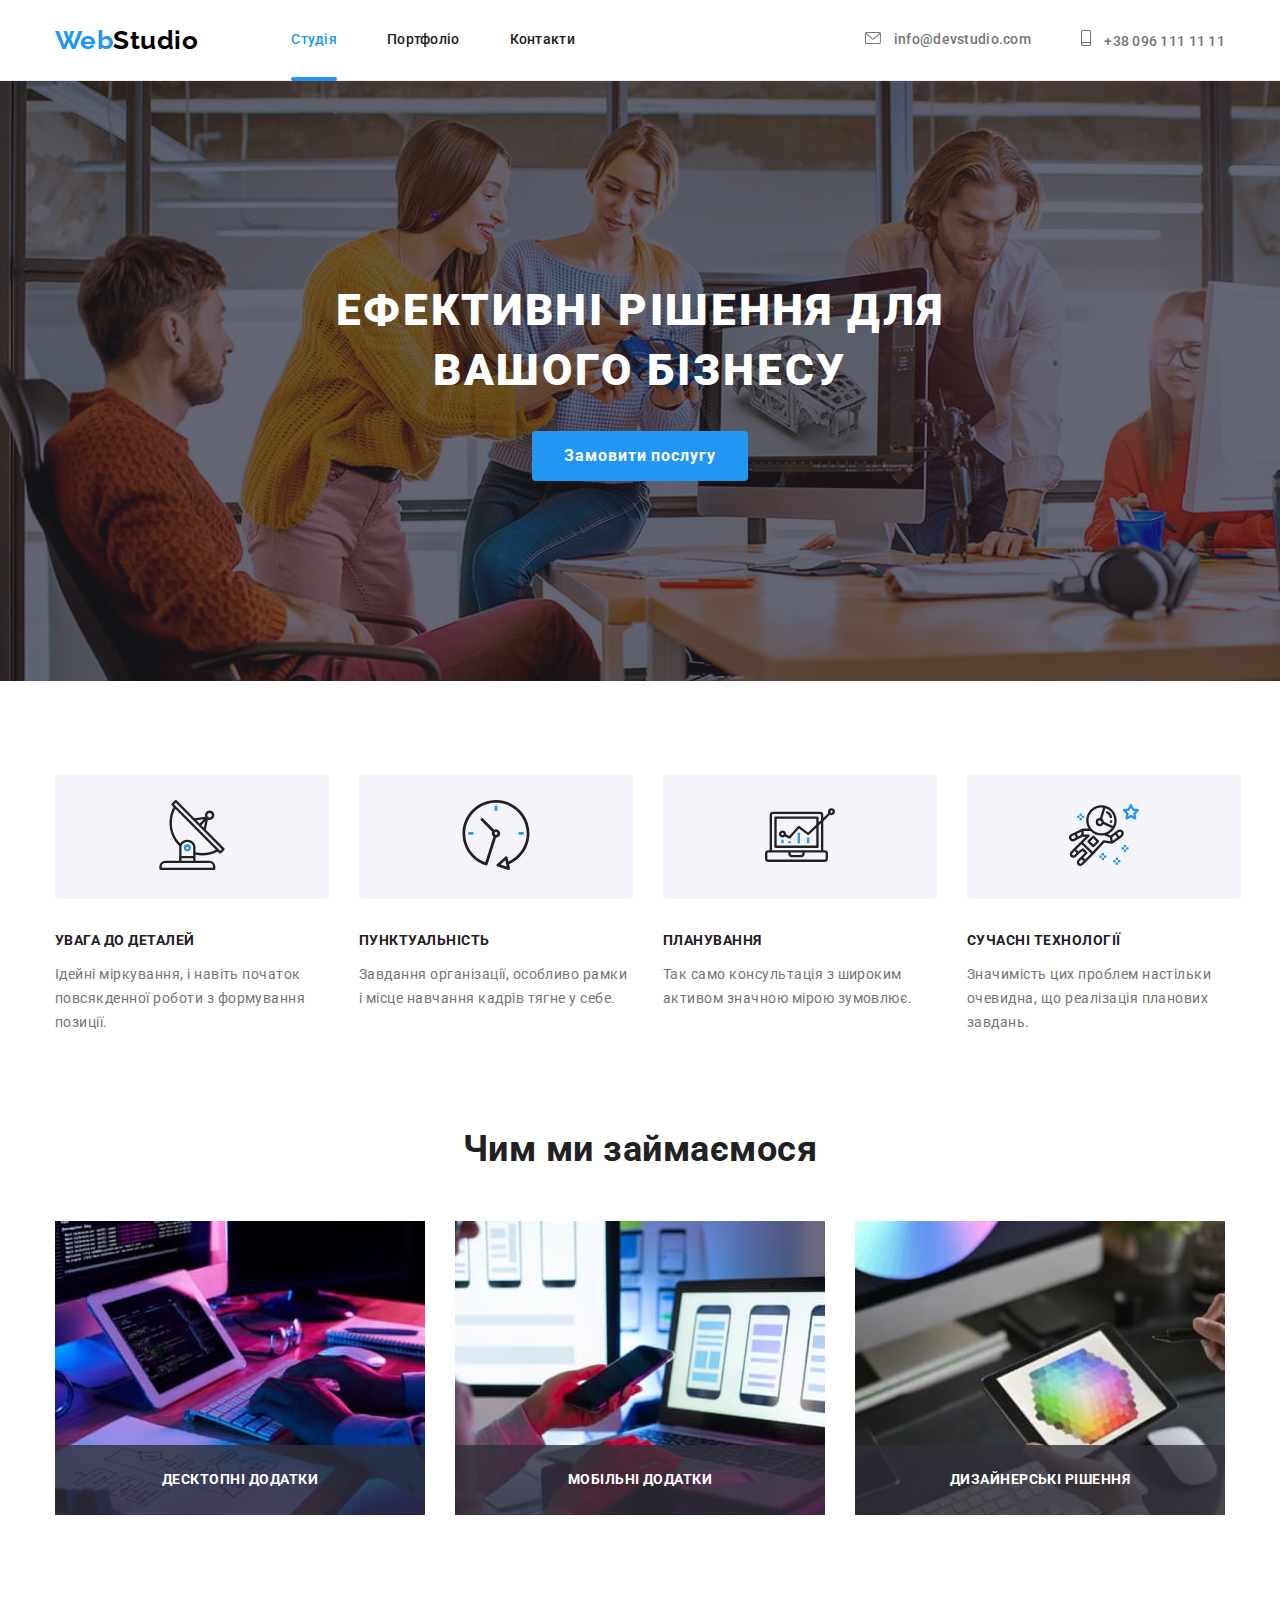
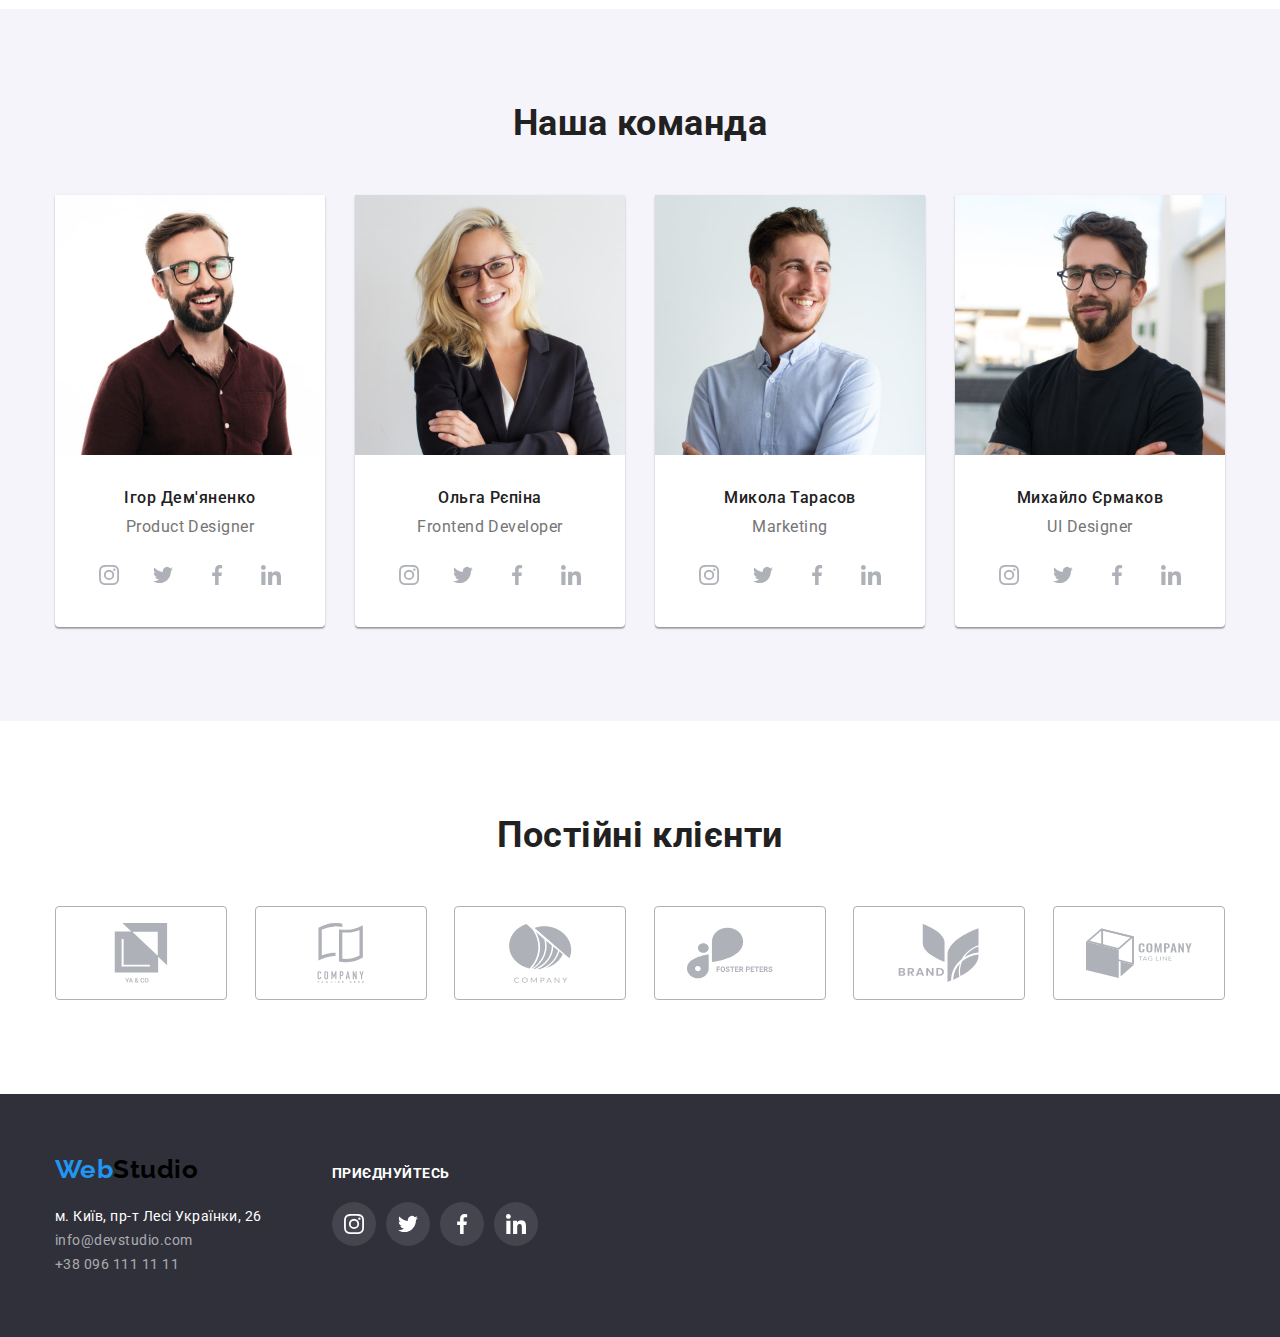
<file: index.html>
<!DOCTYPE html>
<html lang="uk">

<head>
	<meta charset="UTF-8" />
	<meta http-equiv="X-UA-Compatible" content="IE=edge" />
	<meta name="viewport" content="width=device-width, initial-scale=1.0" />
	<title>Головна</title>

	<link rel="preconnect" href="https://fonts.googleapis.com" />
	<link rel="preconnect" href="https://fonts.gstatic.com" crossorigin />
	<link
		href="https://fonts.googleapis.com/css2?family=Raleway:wght@700&family=Roboto:wght@400;500;700;900&display=swap"
		rel="stylesheet" />

	<link rel="stylesheet"
		href="https://cdnjs.cloudflare.com/ajax/libs/modern-normalize/1.1.0/modern-normalize.min.css" />

	<link rel="stylesheet" href="./css/styles.css " />
</head>

<body>
	<header class="header">
		<div class="container navigation-flex">
			<nav class="header-nav">
				<a class="link logo" href="./index.html">Web<span class="black-logo">Studio</span></a>
				<ul class="header-nav-list list">
					<li class="header-nav-item"><a class="header-nav-link link current" href="./index.html">Студія</a>
					</li>
					<li class="header-nav-item"><a class="header-nav-link link" href="./portfolio.html">Портфоліо</a>
					</li>
					<li class="header-nav-item"><a class="header-nav-link link" href="">Контакти</a></li>
				</ul>
			</nav>

			<ul class="header-contact-list list">
				<li class="header-contact-item">

					<a class="header-contac-link link" href="mailto:info@devstudio.com">
						<svg class="contact-icon" width="16px" height="12px">
							<use href="./images/icons.svg#icon-envelope"></use>
						</svg>
						info@devstudio.com</a>
				</li>


				<li class="header-contact-item">
					<a class="header-contac-link link" href="tel:+380961111111">
						<svg class="contact-icon" width="10px" height="16px">
							<use href="./images/icons.svg#icon-smartphone"></use>
						</svg>
						+38 096 111 11 11
					</a>
				</li>
			</ul>
		</div>
	</header>

	<main>
		<div class="hero">
			<h1 class="hero-title">Ефективні рішення для вашого бізнесу</h1>
			<button data-modal-open class="hero-btn" type="button">Замовити послугу</button>
		</div>

		<section class="features section">
			<div class="container">
				<h2 class="features-title" hidden>Особливості</h2>
				<ul class="features-list list">
					<li class="features-item">
						<div class="features-icon">
							<svg width="70px" height="70px">
								<use href="./images/icons.svg#icon-antenna"></use>
							</svg>
						</div>
						<h3 class="features-title">УВАГА ДО ДЕТАЛЕЙ</h3>
						<p class="features-desc">Ідейні міркування, і навіть початок повсякденної роботи з формування
							позиції.</p>
					</li>

					<li class="features-item">
						<div class="features-icon">
							<svg width="70px" height="70px">
								<use href="./images/icons.svg#icon-clock"></use>
							</svg>
						</div>
						<h3 class="features-title">ПУНКТУАЛЬНІСТЬ</h3>
						<p class="features-desc">Завдання організації, особливо рамки і місце навчання кадрів тягне у
							себе.
						</p>
					</li>

					<li class="features-item">
						<div class="features-icon">
							<svg width="70px" height="70px">
								<use href="./images/icons.svg#icon-diagram"></use>
							</svg>
						</div>
						<h3 class="features-title">ПЛАНУВАННЯ</h3>
						<p class="features-desc">Так само консультація з широким активом значною мірою зумовлює.</p>
					</li>

					<li class="features-item">
						<div class="features-icon">
							<svg width="70px" height="70px">
								<use href="./images/icons.svg#icon-astronaut"></use>
							</svg>
						</div>
						<h3 class="features-title">СУЧАСНІ ТЕХНОЛОГІЇ</h3>
						<p class="features-desc">Значимість цих проблем настільки очевидна, що реалізація планових
							завдань.
						</p>
					</li>
				</ul>
			</div>
		</section>

		<section class="work section">
			<div class="container">
				<h2 class="section-title">Чим ми займаємося</h2>
				<ul class="work-list list">
					<li class="work-item">
						<img src="./images/box1.jpg" alt="Програмна розробка" width="370" />
						<p class="work-descr"> Десктопні додатки</p>
					</li>
					<li class="work-item">
						<img src="./images/box2.jpg" alt="Дизайн інтерфейсу" width="370" />
						<p class="work-descr"> Мобільні додатки</p>
					</li>
					<li class="work-item">
						<img src="./images/box3.jpg" alt="Графічний дизайн" width="370" />
						<p class="work-descr"> Дизайнерські рішення</p>

					</li>
				</ul>
			</div>
		</section>

		<section class="team section">
			<div class="container">
				<h2 class="section-title">Наша команда</h2>
				<ul class="team-list list">
					<li class="team-item">
						<div class="card">
							<img class="team-photo" src="./images/team_member1.jpg" alt="Член команди Ігор Дем'яненко"
								width="270" />
							<h3 class="team-worker">Ігор Дем'яненко</h3>
							<p class="team-position">Product Designer</p>
							<ul class="socialmedia-list list">
								<li class="socialmedia-item">
									<a href="" class="socialmedia link">
										<svg class="socialmedia-icon" width="20px" height="20px">
											<use href="./images/icons.svg#icon-instagram"></use>
										</svg>
									</a>

								</li>

								<li class="socialmedia-item">
									<a href="" class="socialmedia link">
										<svg class="socialmedia-icon" width="20px" height="20px">
											<use href="./images/icons.svg#icon-twitter"></use>
										</svg>
									</a>

								</li>

								<li class="socialmedia-item">
									<a href="" class="socialmedia link">
										<svg class="socialmedia-icon" width="20px" height="20px">
											<use href="./images/icons.svg#icon-facebook"></use>
										</svg>
									</a>

								</li>

								<li class="socialmedia-item">
									<a href="" class="socialmedia link">
										<svg class="socialmedia-icon" width="20px" height="20px">
											<use href="./images/icons.svg#icon-linkedin"></use>
										</svg>
									</a>

								</li>
							</ul>
						</div>
					</li>

					<li class="team-item">
						<div class="card">
							<img class="team-photo" src="./images/team_member2.jpg" alt="Член команди Ольга Рєпіна"
								width="270" />
							<h3 class="team-worker">Ольга Рєпіна</h3>
							<p class="team-position">Frontend Developer</p>
							<ul class="socialmedia-list list">
								<li class="socialmedia-item">
									<a href="" class="socialmedia link">
										<svg class="socialmedia-icon" width="20px" height="20px">
											<use href="./images/icons.svg#icon-instagram"></use>
										</svg>
									</a>

								</li>

								<li class="socialmedia-item">
									<a href="" class="socialmedia link">
										<svg class="socialmedia-icon" width="20px" height="20px">
											<use href="./images/icons.svg#icon-twitter"></use>
										</svg>
									</a>

								</li>

								<li class="socialmedia-item">
									<a href="" class="socialmedia link">
										<svg class="socialmedia-icon" width="20px" height="20px">
											<use href="./images/icons.svg#icon-facebook"></use>
										</svg>
									</a>

								</li>

								<li class="socialmedia-item">
									<a href="" class="socialmedia link">
										<svg class="socialmedia-icon" width="20px" height="20px">
											<use href="./images/icons.svg#icon-linkedin"></use>
										</svg>
									</a>

								</li>
							</ul>
						</div>
					</li>

					<li class="team-item">
						<div class="card">
							<img class="team-photo" src="./images/team_member3.jpg" alt="Член команди Микола Тарасов"
								width="270" />
							<h3 class="team-worker">Микола Тарасов</h3>
							<p class="team-position">Marketing</p>
							<ul class="socialmedia-list list">
								<li class="socialmedia-item">
									<a href="" class="socialmedia link">
										<svg class="socialmedia-icon" width="20px" height="20px">
											<use href="./images/icons.svg#icon-instagram"></use>
										</svg>
									</a>

								</li>

								<li class="socialmedia-item">
									<a href="" class="socialmedia link">
										<svg class="socialmedia-icon" width="20px" height="20px">
											<use href="./images/icons.svg#icon-twitter"></use>
										</svg>
									</a>

								</li>

								<li class="socialmedia-item">
									<a href="" class="socialmedia link">
										<svg class="socialmedia-icon" width="20px" height="20px">
											<use href="./images/icons.svg#icon-facebook"></use>
										</svg>
									</a>

								</li>

								<li class="socialmedia-item">
									<a href="" class="socialmedia link">
										<svg class="socialmedia-icon" width="20px" height="20px">
											<use href="./images/icons.svg#icon-linkedin"></use>
										</svg>
									</a>

								</li>
							</ul>
						</div>
					</li>

					<li class="team-item">
						<div class="card">
							<img class="team-photo" src="./images/team_member4.jpg" alt="Член команди Михайло Єрмаков"
								width="270" />
							<h3 class="team-worker">Михайло Єрмаков</h3>
							<p class="team-position">UI Designer</p>
							<ul class="socialmedia-list list">
								<li class="socialmedia-item">
									<a href="" class="socialmedia link">
										<svg class="socialmedia-icon" width="20px" height="20px">
											<use href="./images/icons.svg#icon-instagram"></use>
										</svg>
									</a>

								</li>

								<li class="socialmedia-item">
									<a href="" class="socialmedia link">
										<svg class="socialmedia-icon" width="20px" height="20px">
											<use href="./images/icons.svg#icon-twitter"></use>
										</svg>
									</a>

								</li>

								<li class="socialmedia-item">
									<a href="" class="socialmedia link">
										<svg class="socialmedia-icon" width="20px" height="20px">
											<use href="./images/icons.svg#icon-facebook"></use>
										</svg>
									</a>

								</li>

								<li class="socialmedia-item">
									<a href="" class="socialmedia link">
										<svg class="socialmedia-icon" width="20px" height="20px">
											<use href="./images/icons.svg#icon-linkedin"></use>
										</svg>
									</a>

								</li>
							</ul>
						</div>
					</li>
				</ul>
			</div>
		</section>

		<section class="client section">
			<div class="container">
				<h2 class="section-title">Постійні клієнти</h2>
				<ul class="client-list list">
					<li class="client-item">
						<a class="client-link link" href="">
							<svg class="client-icon" width="106px" height="60px">
								<use href="./images/icons.svg#icon-client1"></use>
							</svg>
						</a>
					</li>

					<li class="client-item">
						<a class="client-link link" href="">
							<svg class="client-icon" width="106px" height="60px">
								<use href="./images/icons.svg#icon-client2"></use>
							</svg>
						</a>
					</li>

					<li class="client-item">
						<a class="client-link link" href="">
							<svg class="client-icon" width="106px" height="60px">
								<use href="./images/icons.svg#icon-client3"></use>
							</svg>
						</a>
					</li>

					<li class="client-item">
						<a class="client-link link" href="">
							<svg class="client-icon" width="106px" height="60px">
								<use href="./images/icons.svg#icon-client4"></use>
							</svg>
						</a>
					</li>

					<li class="client-item">
						<a class="client-link link" href="">
							<svg class="client-icon" width="106px" height="60px">
								<use href="./images/icons.svg#icon-client5"></use>
							</svg>
						</a>
					</li>

					<li class="client-item">
						<a class="client-link link" href="">
							<svg class="client-icon" width="106px" height="60px">
								<use href="./images/icons.svg#icon-client6"></use>
							</svg>
						</a>
					</li>

				</ul>
			</div>

		</section>
	</main>

	<footer class="footer">
		<div class="container footer-flex">
			<div class="footer-info">
				<a class="link logo" href="./index.html">Web<span class="black-logo">Studio</span></a>
				<address class="footer-contact">
					м. Київ, пр-т Лесі Українки, 26 <br>
					<a class="footer-contac-link link" href="mailto:info@devstudio.com">info@devstudio.com</a> <br>
					<a class="footer-contac-link link" href="tel:+380961111111">+38 096 111 11 11</a>
				</address>
			</div>


			<div class="join">
				<h3 class="join-title">приєднуйтесь</h3>
				<ul class="join-list list">
					<li class="join-item">
						<a href="" class="join-link link">
							<svg class="join-icon" width="20px" height="20px">
								<use href="./images/icons.svg#icon-instagram"></use>
							</svg>
						</a>
					</li>

					<li class="join-item">
						<a href="" class="join-link link">
							<svg class="join-icon" width="20px" height="20px">
								<use href="./images/icons.svg#icon-twitter"></use>
							</svg>
						</a>
					</li>

					<li class="join-item">
						<a href="" class="join-link link">
							<svg class="join-icon" width="20px" height="20px">
								<use href="./images/icons.svg#icon-facebook"></use>
							</svg>
						</a>
					</li>

					<li class="join-item">
						<a href="" class="join-link link">
							<svg class="join-icon" width="20px" height="20px">
								<use href="./images/icons.svg#icon-linkedin"></use>
							</svg>
						</a>
					</li>

				</ul>
			</div>
		</div>
	</footer>

	<div class="backdrop is-hidden" data-modal>
		<div class="modal">
			<button data-modal-close class="close-btn">
				<svg class="close-icon" width="11px" height="11px">
					<use href="./images/icons.svg#icon-close-btn"> </use>
				</svg>
			</button>
		</div>

	</div>

	<script src="./js/modal.js"></script>

</body>

</html>
</file>
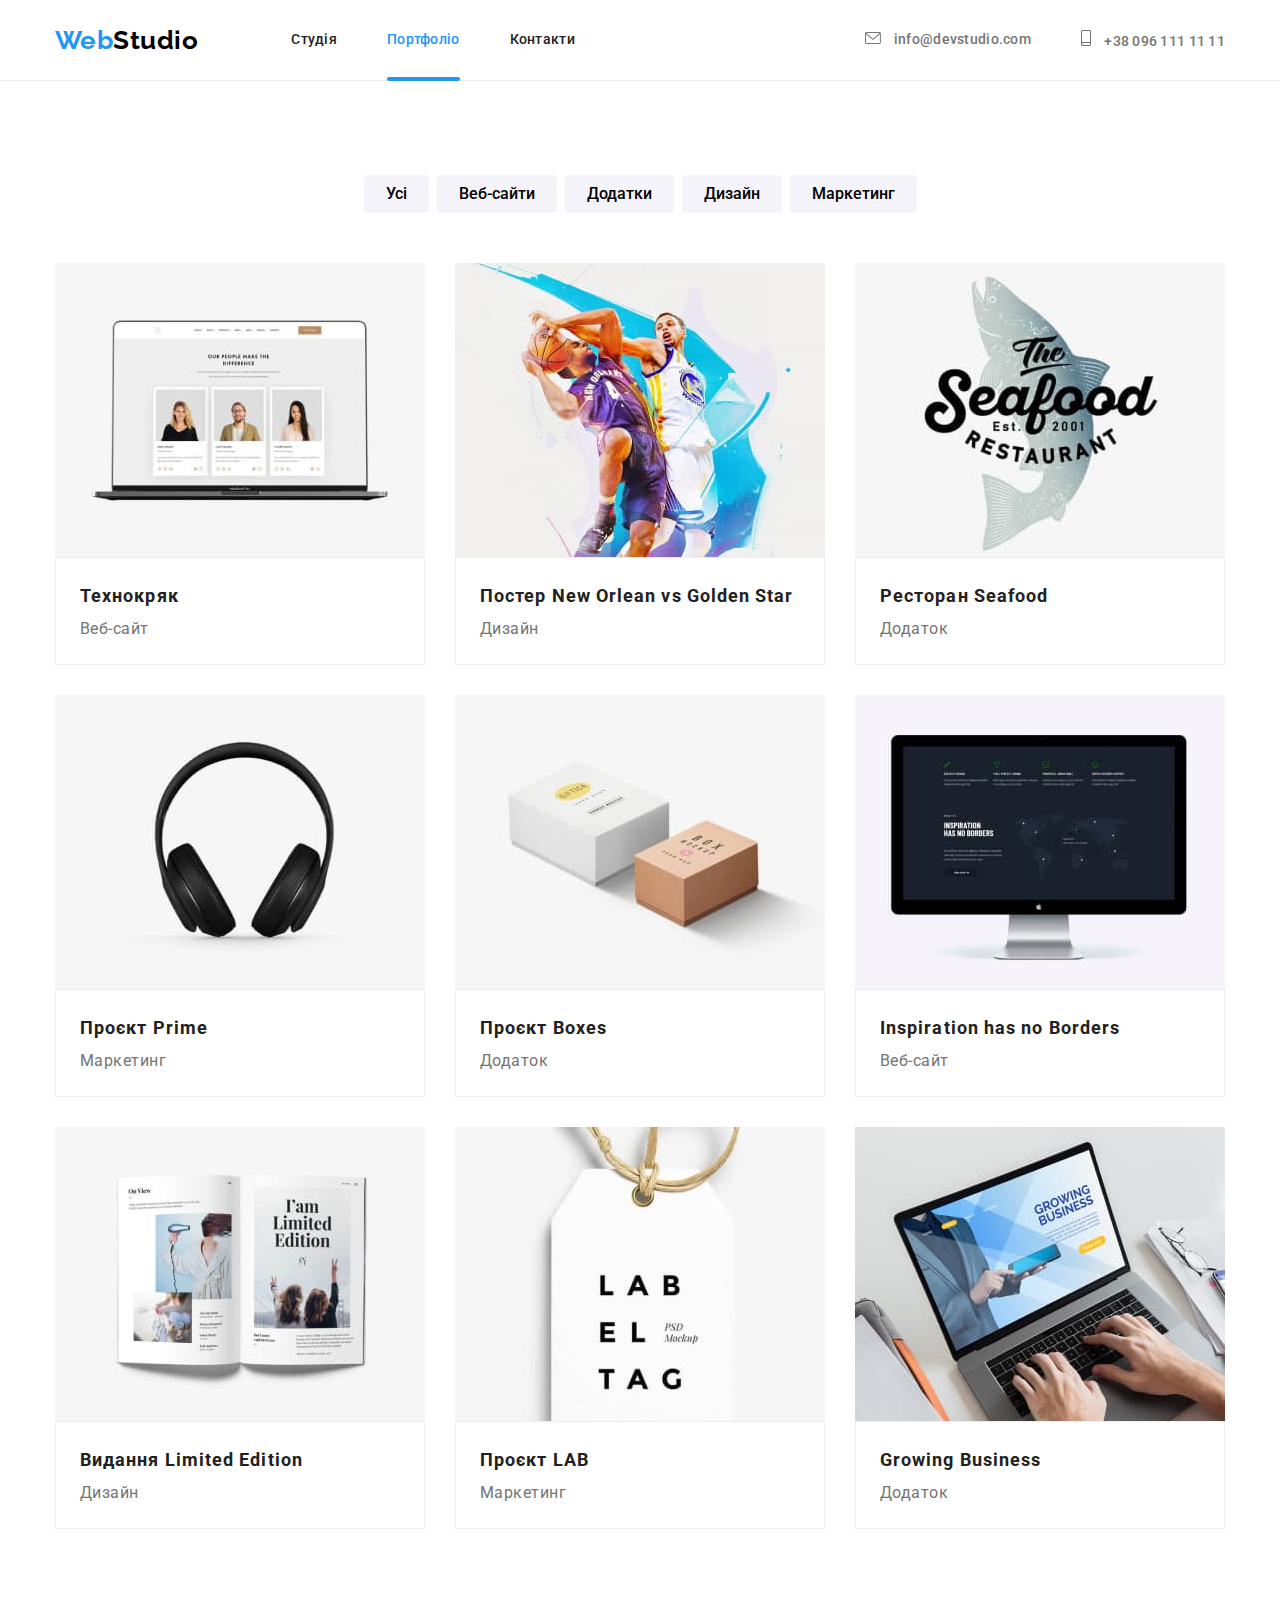
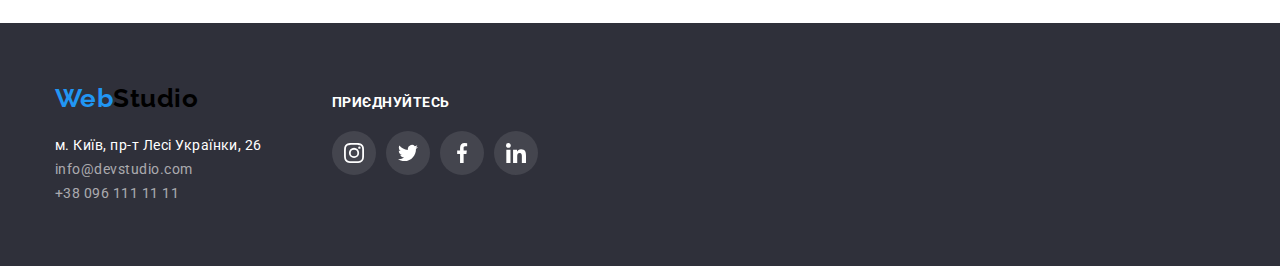
<file: portfolio.html>
<!DOCTYPE html>
<html lang="uk">

<head>
	<meta charset="UTF-8" />
	<meta http-equiv="X-UA-Compatible" content="IE=edge" />
	<meta name="viewport" content="width=device-width, initial-scale=1.0" />
	<title>Портфоліо</title>

	<link rel="preconnect" href="https://fonts.googleapis.com" />
	<link rel="preconnect" href="https://fonts.gstatic.com" crossorigin />
	<link
		href="https://fonts.googleapis.com/css2?family=Raleway:wght@700&family=Roboto:wght@400;500;700;900&display=swap"
		rel="stylesheet" />

	<link rel="stylesheet"
		href="https://cdnjs.cloudflare.com/ajax/libs/modern-normalize/1.1.0/modern-normalize.min.css" />
	<link rel="stylesheet" href="./css/styles.css " />
</head>

<body>
	<header class="header">
		<div class="container navigation-flex">
			<nav class="header-nav">
				<a class="link logo" href="./index.html">Web<span class="black-logo">Studio</span></a>
				<ul class="header-nav-list list">
					<li class="header-nav-item"><a class="header-nav-link link" href="./index.html">Студія</a></li>
					<li class="header-nav-item"><a class="header-nav-link link current"
							href="./portfolio.html">Портфоліо</a></li>
					<li class="header-nav-item"><a class="header-nav-link link" href="">Контакти</a></li>
				</ul>
			</nav>

			<ul class="header-contact-list list">
				<li class="header-contact-item">

					<a class="header-contac-link link" href="mailto:info@devstudio.com">
						<svg class="contact-icon" width="16px" height="12px">
							<use href="./images/icons.svg#icon-envelope"></use>
						</svg>
						info@devstudio.com</a>
				</li>


				<li class="header-contact-item">
					<a class="header-contac-link link" href="tel:+380961111111">
						<svg class="contact-icon" width="10px" height="16px">
							<use href="./images/icons.svg#icon-smartphone"></use>
						</svg>
						+38 096 111 11 11
					</a>
				</li>
			</ul>
		</div>
	</header>

	<main>
		<section class="examples section">
			<div class="container">
				<h1 class="section-title" hidden>Приклади робіт</h1>
				<ul class="filter-list list">
					<li class="filter-item"><button class="filter-btn" type="button">Усі</button></li>
					<li class="filter-item"><button class="filter-btn" type="button">Веб-сайти</button></li>
					<li class="filter-item"><button class="filter-btn" type="button">Додатки</button></li>
					<li class="filter-item"><button class="filter-btn" type="button">Дизайн</button></li>
					<li class="filter-item"><button class="filter-btn" type="button">Маркетинг</button></li>
				</ul>

				<ul class="portfolio-list list">
					<li class="portfolio-item">
						<a class="portfolio-card link" href="">
							<div class="info-thumb">
								<img class="portfolio-exmpl" src="./images/technocrack.jpg" alt="Веб-сайт Технокряк"
									width="370" />

								<p class="portfolio-info"> Ресурс пропонує комплексні пропозиції з різним рівнем
									функціоналу
									та сервісів. Все це дозволить відвідувачу отримати
									вичерпні відомості про компанію чи приватну особу.</p>
							</div>

							<div class="portfolio-descr">
								<h2 class="portfolio-title">Технокряк</h2>
								<p class="portfolio-category">Веб-сайт</p>
							</div>

						</a>
					</li>

					<li class="portfolio-item">
						<a class="portfolio-card link" href="">
							<div class="info-thumb">
								<img class="portfolio-exmpl" src=" ./images/new_orlean_vs_golden_star.jpg"
									alt="Постер New Orlean vs Golden Star" width="370" />

								<p class="portfolio-info"> Ресурс пропонує комплексні пропозиції з різним рівнем
									функціоналу
									та сервісів. Все це дозволить відвідувачу отримати
									вичерпні відомості про компанію чи приватну особу.</p>
							</div>

							<div class="portfolio-descr">
								<h2 class="portfolio-title">Постер New Orlean vs Golden Star</h2>
								<p class="portfolio-category">Дизайн</p>
							</div>

						</a>
					</li>

					<li class="portfolio-item">
						<a class="portfolio-card link" href="">
							<div class="info-thumb">
								<img class="portfolio-exmpl" src=" ./images/seafood_rest.jpg" alt="Ресторан Seafood"
									width="370" />

								<p class="portfolio-info"> Ресурс пропонує комплексні пропозиції з різним рівнем
									функціоналу
									та сервісів. Все це дозволить відвідувачу отримати
									вичерпні відомості про компанію чи приватну особу.</p>
							</div>

							<div class="portfolio-descr">
								<h2 class="portfolio-title">Ресторан Seafood</h2>
								<p class="portfolio-category">Додаток</p>
							</div>
						</a>
					</li>

					<li class="portfolio-item">
						<a class="portfolio-card link" href="">
							<div class="info-thumb">
								<img class="portfolio-exmpl" src="./images/prime_project.jpg" alt="Проєкт Prime"
									width="370" />
								<p class="portfolio-info"> Ресурс пропонує комплексні пропозиції з різним рівнем
									функціоналу
									та сервісів. Все це дозволить відвідувачу отримати
									вичерпні відомості про компанію чи приватну особу.</p>
							</div>

							<div class="portfolio-descr">
								<h2 class="portfolio-title">Проєкт Prime</h2>
								<p class="portfolio-category">Маркетинг</p>
							</div>
						</a>
					</li>

					<li class="portfolio-item">
						<a class="portfolio-card link" href="">
							<div class="info-thumb">
								<img class="portfolio-exmpl" src="./images/boxes_project.jpg" alt="Проєкт Boxes"
									width="370" />
								<p class="portfolio-info"> Ресурс пропонує комплексні пропозиції з різним рівнем
									функціоналу
									та сервісів. Все це дозволить відвідувачу отримати
									вичерпні відомості про компанію чи приватну особу.</p>
							</div>

							<div class="portfolio-descr">
								<h2 class="portfolio-title">Проєкт Boxes</h2>
								<p class="portfolio-category">Додаток</p>
							</div>
						</a>
					</li>

					<li class="portfolio-item">
						<a class="portfolio-card link" href="">
							<div class="info-thumb">
								<img class="portfolio-exmpl" src="./images/inspiration_has_no_borders.jpg"
									alt="Inspiration has no Borders" width="370" />
								<p class="portfolio-info"> Ресурс пропонує комплексні пропозиції з різним рівнем
									функціоналу
									та сервісів. Все це дозволить відвідувачу отримати
									вичерпні відомості про компанію чи приватну особу.</p>
							</div>

							<div class="portfolio-descr">
								<h2 class="portfolio-title">Inspiration has no Borders</h2>
								<p class="portfolio-category">Веб-сайт</p>
							</div>
						</a>
					</li>

					<li class="portfolio-item">
						<a class="portfolio-card link" href="">
							<div class="info-thumb">
								<img class="portfolio-exmpl" src="./images/limited_edition_publishment.jpg"
									alt="Видання Limited Edition" width="370" />
								<p class="portfolio-info"> Ресурс пропонує комплексні пропозиції з різним рівнем
									функціоналу
									та сервісів. Все це дозволить відвідувачу отримати
									вичерпні відомості про компанію чи приватну особу.</p>
							</div>

							<div class="portfolio-descr">
								<h2 class="portfolio-title">Видання Limited Edition</h2>
								<p class="portfolio-category">Дизайн</p>
							</div>
						</a>
					</li>

					<li class="portfolio-item">
						<a class="portfolio-card link" href="">
							<div class="info-thumb">
								<img class="portfolio-exmpl" src="./images/lab_project.jpg" alt="Проєкт LAB"
									width="370" />
								<p class="portfolio-info"> Ресурс пропонує комплексні пропозиції з різним рівнем
									функціоналу
									та сервісів. Все це дозволить відвідувачу отримати
									вичерпні відомості про компанію чи приватну особу.</p>
							</div>
							<div class="portfolio-descr">
								<h2 class="portfolio-title">Проєкт LAB</h2>
								<p class="portfolio-category">Маркетинг</p>
							</div>
						</a>
					</li>

					<li class="portfolio-item">
						<a class="portfolio-card link" href="">
							<div class="info-thumb">
								<img class="portfolio-exmpl" src="./images/growing_business_app.jpg"
									alt="Growing Business" width="370" />
								<p class="portfolio-info"> Ресурс пропонує комплексні пропозиції з різним рівнем
									функціоналу
									та сервісів. Все це дозволить відвідувачу отримати
									вичерпні відомості про компанію чи приватну особу.</p>
							</div>

							<div class="portfolio-descr">
								<h2 class="portfolio-title">Growing Business</h2>
								<p class="portfolio-category">Додаток</p>
							</div>
						</a>
					</li>
				</ul>
			</div>

		</section>
	</main>

	<footer class="footer">
		<div class="container footer-flex">
			<div class="footer-info">
				<a class="link logo" href="./index.html">Web<span class="black-logo">Studio</span></a>
				<address class="footer-contact">
					м. Київ, пр-т Лесі Українки, 26 <br>
					<a class="footer-contac-link link" href="mailto:info@devstudio.com">info@devstudio.com</a> <br>
					<a class="footer-contac-link link" href="tel:+380961111111">+38 096 111 11 11</a>
				</address>
			</div>


			<div class="join">
				<h3 class="join-title">приєднуйтесь</h3>
				<ul class="join-list list">
					<li class="join-item">
						<a href="" class="join-link link">
							<svg class="join-icon" width="20px" height="20px">
								<use href="./images/icons.svg#icon-instagram"></use>
							</svg>
						</a>
					</li>

					<li class="join-item">
						<a href="" class="join-link link">
							<svg class="join-icon" width="20px" height="20px">
								<use href="./images/icons.svg#icon-twitter"></use>
							</svg>
						</a>
					</li>

					<li class="join-item">
						<a href="" class="join-link link">
							<svg class="join-icon" width="20px" height="20px">
								<use href="./images/icons.svg#icon-facebook"></use>
							</svg>
						</a>
					</li>

					<li class="join-item">
						<a href="" class="join-link link">
							<svg class="join-icon" width="20px" height="20px">
								<use href="./images/icons.svg#icon-linkedin"></use>
							</svg>
						</a>
					</li>

				</ul>
			</div>
		</div>
	</footer>
</body>

</html>
</file>
<file: css/styles.css>
:root {
	--main-text-color: #212121;
	--secondary-text-color: #757575;
	--white-text: #ffffff;
	--white-bg: #ffffff;
	--acent-color: #2196f3;
	--team-bg-color: #f5f4fa;
	--footer-bg-color: #2f303a;
	--footer-text-color: rgba(255, 255, 255, 0.6);
	--hero-bg-color: #2f303a;
	--black-logo-color: #000000;
	--filter-btn-color: #f5f4fa;
	--icon-bg-color: #f5f4fa;
	--icon-color: #afb1b8;
}

/* section {
	outline: 3px dotted red;
} */

body {
	font-family: "Roboto", sans-serif;
	letter-spacing: 0.03em;
	color: var(--main-text-color);
	background-color: var(--white-bg);
}

/* убираем подчеркивание у всех ссылок */
.link {
	text-decoration: none;
}

/* убираем точки у всех елементов списка */
.list {
	list-style-type: none;
}

/* глобальне скидання стилів для елементів <h1>...<h6>, <p> і <ul>.
*/
h1,
h2,
h3,
p,
ul {
	margin: 0;
	padding: 0;
}

.section {
	padding-top: 94px;
	padding-bottom: 94px;
}

.container {
	/* outline: 2px solid blue; */
	width: 1200px;
	padding-left: 15px;
	padding-right: 15px;
	margin: 0 auto;
}

/* ШАПКА */

header {
	border-bottom: 1px solid #ececec;
}

.navigation-flex {
	display: flex;
	align-items: center;
}

.header-nav {
	display: flex;
	align-items: center;
}

.logo {
	font-family: "Raleway", sans-serif;
	font-weight: 700;
	font-size: 26px;
	line-height: 1.19;
	color: var(--acent-color);
}

.black-logo {
	color: var(--black-logo-color);
}

.header-nav-list {
	display: flex;
	margin-left: 93px;
}

.header-nav-item {
	margin-right: 50px;
}

.header-nav-item:last-child {
	margin-right: 0;
}

.header-nav-link {
	position: relative;

	display: block;
	padding-top: 32px;
	padding-bottom: 32px;

	font-weight: 500;
	font-size: 14px;
	line-height: 1.14;
	letter-spacing: 0.02em;
	color: var(--main-text-color);

	transition: color 250ms cubic-bezier(0.4, 0, 0.2, 1);
}

.header-contact-item + .header-contact-item {
	margin-left: 50px;
}

.header-contact-list {
	display: flex;
	margin-left: auto;
}

.header-contac-link {
	font-weight: 500;
	font-size: 14px;
	line-height: 1.14;
	letter-spacing: 0.02em;
	color: var(--secondary-text-color);

	transition: color 250ms cubic-bezier(0.4, 0, 0.2, 1);
}

.header-contact-item {
	color: var(--secondary-text-color);
}

.contact-icon {
	fill: currentColor;
	margin-right: 10px;
}

.header-nav-link:hover,
.header-contac-link:hover,
.header-nav-link:focus,
.header-contac-link:focus {
	color: var(--acent-color);
}

.header-nav-link.current {
	color: var(--acent-color);
}

.header-nav-link.current::after {
	content: "";
	position: absolute;
	left: 0;
	bottom: -1px;

	width: 100%;
	height: 4px;

	background: var(--acent-color);
	border-radius: 2px;
}

/* ОСНОВНОЙ КОНТЕНТ */
.hero {
	max-width: 1600px;
	min-height: 600px;
	margin-left: auto;
	margin-right: auto;

	padding-top: 200px;
	padding-bottom: 200px;

	text-align: center;

	background-image: linear-gradient(rgba(47, 48, 58, 0.4), rgba(47, 48, 58, 0.4)), url(../images/hero.jpg);
	background-color: var(--hero-bg-color);
}

.hero-title {
	width: 696px;
	margin-right: auto;
	margin-bottom: 30px;
	margin-left: auto;

	font-weight: 900;
	font-size: 44px;
	line-height: 1.36;
	text-align: center;
	letter-spacing: 0.06em;
	text-transform: uppercase;
	color: var(--white-text);
}

.hero-btn {
	padding: 10px 32px;
	background-color: var(--acent-color);
	font-weight: 700;
	font-size: 16px;
	line-height: 1.88;
	align-items: center;
	text-align: center;
	letter-spacing: 0.06em;
	color: var(--white-text);
	border-radius: 4px;
	border: none;
	cursor: pointer;

	transition: background-color 250ms cubic-bezier(0.4, 0, 0.2, 1);
}

.hero-btn:hover,
.hero-btn:focus {
	background-color: #188ce8;
}

/* ОСОБЛИВОСТІ */
.features-list {
	display: flex;
}

.features-item {
	margin-right: 30px;
}

.features-item:last-child {
	margin-right: 0;
}

.features-icon {
	padding: 25px 102px;
	margin-bottom: 30px;
	background-color: var(--icon-bg-color);
	border-radius: 4px;
}

.features-title {
	font-weight: 700;
	font-size: 14px;
	line-height: 1.71;
	text-transform: uppercase;
	margin-bottom: 10px;
}

.features-desc {
	font-size: 14px;
	line-height: 1.71;
	color: var(--secondary-text-color);
	min-width: 270px;
}

/* Чим ми займаємося */

.work {
	padding-top: 0;
}

.section-title {
	font-weight: 700;
	font-size: 36px;
	line-height: 1.16;
	text-align: center;
	margin-bottom: 50px;
}

.work-list {
	display: flex;
	justify-content: space-between;
}

.work-item {
	position: relative;
	display: flex;
}

.work-descr {
	position: absolute;
	left: 0;
	bottom: 0;
	width: 100%;

	padding-top: 27px;
	height: 70px;

	font-weight: 700;
	font-size: 14px;
	line-height: 1.14;
	text-transform: uppercase;
	text-align: center;
	color: var(--white-text);
	background-color: rgba(47, 48, 58, 0.8);
}

/* Наша команда */

.team {
	background-color: var(--team-bg-color);
}

.team-list {
	display: flex;
	align-items: center;
	justify-content: space-between;
}

.card {
	padding-bottom: 30px;

	background-color: #fff;
	box-shadow: 0px 1px 3px rgba(0, 0, 0, 0.12), 0px 1px 1px rgba(0, 0, 0, 0.14), 0px 2px 1px rgba(0, 0, 0, 0.2);
	border-radius: 0px 0px 4px 4px;
}

.team-photo {
	margin-bottom: 30px;
}

.team-worker {
	font-weight: 500;
	font-size: 16px;
	line-height: 1.18;
	text-align: center;
	margin-bottom: 10px;
}

.team-position {
	font-size: 16px;
	line-height: 1.18;
	text-align: center;
	color: var(--secondary-text-color);
	margin-bottom: 16px;
}

.socialmedia-list {
	display: flex;
	justify-content: space-between;
	padding: 0 32px;
}

.socialmedia-item {
	width: 44px;
	height: 44px;
}

.socialmedia {
	display: flex;
	justify-content: center;
	align-items: center;

	width: 44px;
	height: 44px;

	border-radius: 50%;
	color: #afb1b8;
	transition: background-color 250ms cubic-bezier(0.4, 0, 0.2, 1), color 250ms cubic-bezier(0.4, 0, 0.2, 1);
}

.socialmedia:hover,
.socialmedia:focus {
	color: var(--white-text);
	background-color: var(--acent-color);
}

.socialmedia-icon {
	/* Другий спосіб розташув. іконки по центру
  margin: 12px 0 0 12px; */

	fill: currentColor;
}

/* КЛИЕНТЫ */
.client-list {
	display: flex;
	justify-content: space-between;
	align-items: center;
}

.client-link {
	display: flex;
	justify-content: center;
	align-items: center;
	padding: 16px 32px;

	color: var(--icon-color);
	border: 1px solid #afb1b8;
	border-radius: 4px;

	transition: color 250ms cubic-bezier(0.4, 0, 0.2, 1), border 250ms cubic-bezier(0.4, 0, 0.2, 1);
}

.client-link:hover,
.client-link:focus {
	color: var(--acent-color);
	border: 1px solid var(--acent-color);
}

.client-icon {
	fill: currentColor;
}

/* ФУТЕР */

.footer {
	background-color: var(--footer-bg-color);
	padding-top: 60px;
	padding-bottom: 60px;
}

.footer-flex {
	display: flex;
}

.footer-info {
	margin-right: 70px;
}

.footer-contact {
	margin-top: 20px;

	font-size: 14px;
	line-height: 1.71;
	color: var(--white-text);
	font-style: normal;
}

.footer-contac-link {
	font-size: 14px;
	line-height: 1.71;
	color: var(--footer-text-color);
	padding-top: 9px;
}

.footer-contac-link:hover,
.footer-contac-link:focus {
	color: var(--acent-color);
}

.join {
	padding-top: 12px;
}

.join-title {
	padding-bottom: 20px;

	font-weight: 700;
	font-size: 14px;
	line-height: 1.14;
	text-transform: uppercase;

	color: var(--white-text);
}

.join-list {
	display: flex;
	width: 206px;
	justify-content: space-between;
}

.join-link {
	display: flex;
	justify-content: center;
	align-items: center;
	width: 44px;
	height: 44px;

	border-radius: 50%;

	color: var(--white-text);
	background-color: rgba(255, 255, 255, 0.1);

	transition: background-color 250ms cubic-bezier(0.4, 0, 0.2, 1);
}

.join-link:hover,
.join-link:focus {
	background-color: var(--acent-color);
}

.join-icon {
	fill: currentColor;
}

/* МОДАЛЬНЕ ВІКНО */

.backdrop {
	position: fixed;
	top: 0;
	left: 0;
	width: 100%;
	height: 100%;

	background-color: rgba(0, 0, 0, 0.2);

	opacity: 1;
	transition: opacity 250ms cubic-bezier(0.4, 0, 0.2, 1), visibility 250ms cubic-bezier(0.4, 0, 0.2, 1);
}

.backdrop.is-hidden {
	opacity: 0;
	visibility: hidden;
	pointer-events: none;
}

.backdrop.is-hidden .modal {
	transform: scale(0.7) translate(-50%, -50%);
}

.modal {
	position: absolute;
	top: 50%;
	left: 50%;

	min-width: 528px;
	min-height: 581px;
	color: var(--black-logo-color);
	background-color: var(--white-bg);
	box-shadow: 0px 1px 3px rgba(0, 0, 0, 0.12), 0px 1px 1px rgba(0, 0, 0, 0.14), 0px 2px 1px rgba(0, 0, 0, 0.2);
	border-radius: 4px;

	transform: scale(1) translate(-50%, -50%);

	transition: transform 250ms cubic-bezier(0.4, 0, 0.2, 1);
}

.close-btn {
	position: absolute;
	top: 8px;
	right: 8px;

	width: 30px;
	height: 30px;
	background-color: transparent;
	border: 1px solid rgba(0, 0, 0, 0.1);
	border-radius: 50%;
	cursor: pointer;
}

.close-icon {
	position: absolute;
	top: 50%;
	left: 50%;
	transform: translate(-50%, -50%);
}

/* --------- */
/* ПОРТФОЛІО */
/* --------- */

.filter-list {
	display: flex;
	align-items: center;
	justify-content: center;
	margin-bottom: 50px;
}

.filter-item {
	margin-right: 8px;
}

.filter-item:last-child {
	margin-right: 0;
}

.filter-btn {
	background-color: var(--filter-btn-color);
	font-weight: 500;
	font-size: 16px;
	line-height: 1.62;
	text-align: center;
	cursor: pointer;
	border: none;
	border-radius: 4px;
	padding: 6px 22px;

	transition: background-color 250ms cubic-bezier(0.4, 0, 0.2, 1), color 250ms cubic-bezier(0.4, 0, 0.2, 1),
		box-shadow 250ms cubic-bezier(0.4, 0, 0.2, 1);
}

.filter-btn:hover,
.filter-btn:focus {
	background-color: #188ce8;
	color: var(--white-text);
	box-shadow: 0px 3px 1px rgba(0, 0, 0, 0.1), 0px 1px 2px rgba(0, 0, 0, 0.08), 0px 2px 2px rgba(0, 0, 0, 0.12);
}

.portfolio-list {
	display: flex;
	flex-wrap: wrap;
}

.portfolio-item {
	background-color: var(--white-bg);
}

/* ---СІТКА ПЕРШИЙ СПОСІБ--- */
/* .portfolio-item {
	min-width: 370px;
	margin-right: 30px;
	margin-bottom: 30px;
}

.portfolio-item:nth-child(3n) {
	margin-right: 0;
}

.portfolio-item:nth-last-child(-n + 3) {
	margin-bottom: 0;
} */

/* ---СІТКА ДРУГИЙ СПОСІБ--- */
.portfolio-item {
	min-width: 370px;
	transition: box-shadow 250ms cubic-bezier(0.4, 0, 0.2, 1);
}

.portfolio-item:not(:nth-child(3n)) {
	margin-right: 30px;
}

.portfolio-item:not(:nth-last-child(-n + 3)) {
	margin-bottom: 30px;
}

.portfolio-item:hover,
.portfolio-item:focus {
	box-shadow: 0px 1px 1px rgba(0, 0, 0, 0.12), 0px 4px 4px rgba(0, 0, 0, 0.06), 1px 4px 6px rgba(0, 0, 0, 0.16);
}

.portfolio-exmpl {
	display: block;
}

/* .portfolio-card {
	position: relative;
} */

.info-thumb {
	position: relative;
	overflow: hidden;
}

.portfolio-info {
	position: absolute;
	left: 0;
	top: 0;

	transform: translateY(100%);

	width: 370px;
	padding: 63px 24px;

	font-weight: 400;
	font-size: 18px;
	line-height: 1.56;
	color: var(--white-text);

	opacity: 0;

	transition: transform 250ms cubic-bezier(0.4, 0, 0.2, 1), opacity 250ms cubic-bezier(0.4, 0, 0.2, 1);
}

.info-thumb::before {
	content: "";
	position: absolute;
	top: 0;
	left: 0;

	transform: translateY(100%);

	width: 100%;
	height: 100%;
	background-color: rgba(33, 150, 243, 0.9);

	opacity: 0;
	transition: transform 250ms cubic-bezier(0.4, 0, 0.2, 1), opacity 250ms cubic-bezier(0.4, 0, 0.2, 1);
}

.portfolio-card:hover .info-thumb::before,
.portfolio-card:hover .portfolio-info {
	opacity: 1;
	transform: translateY(0);
}

.portfolio-descr {
	border: 1px solid #eeeeee;
}

.portfolio-title {
	padding-top: 20px;
	padding-left: 24px;

	font-weight: 700;
	font-size: 18px;
	line-height: 2;
	letter-spacing: 0.06em;
	color: var(--main-text-color);
}

.portfolio-category {
	padding-bottom: 20px;
	padding-left: 24px;

	font-size: 16px;
	line-height: 1.88;
	color: var(--secondary-text-color);
}
</file>
